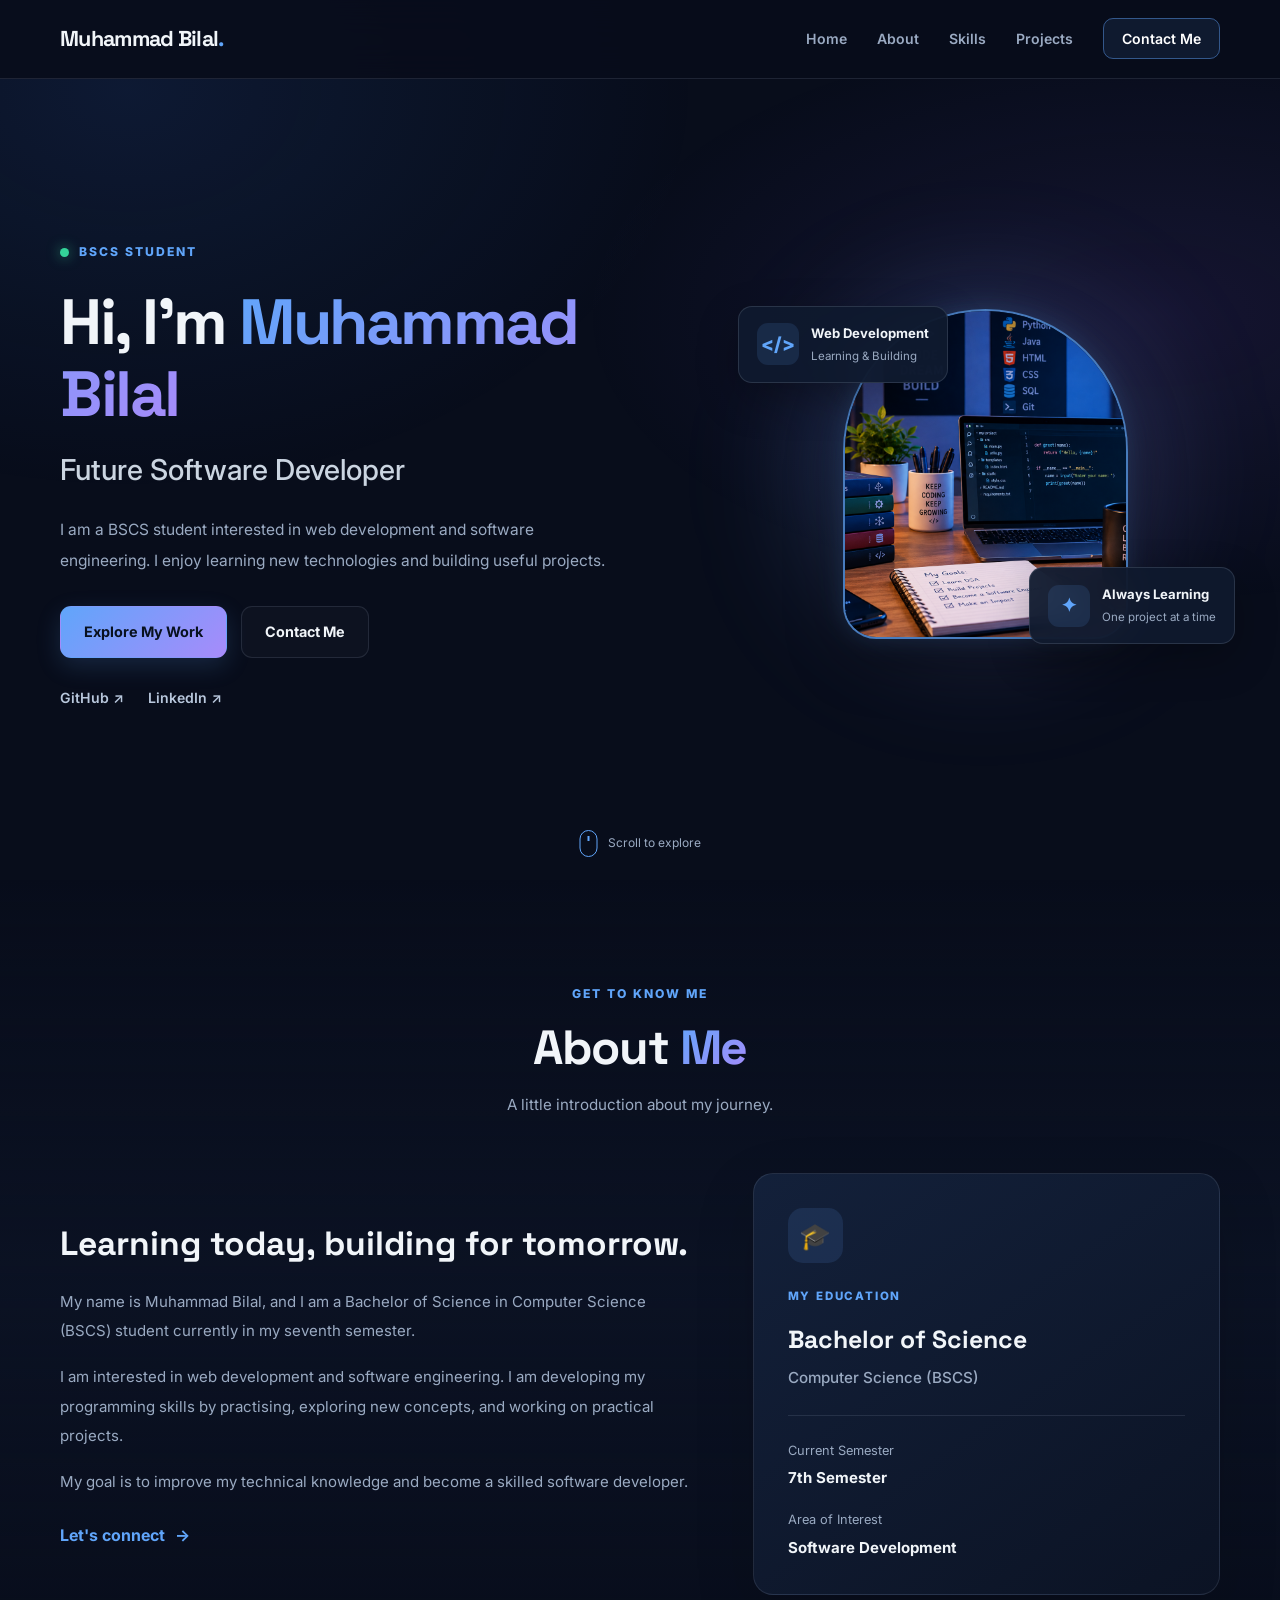
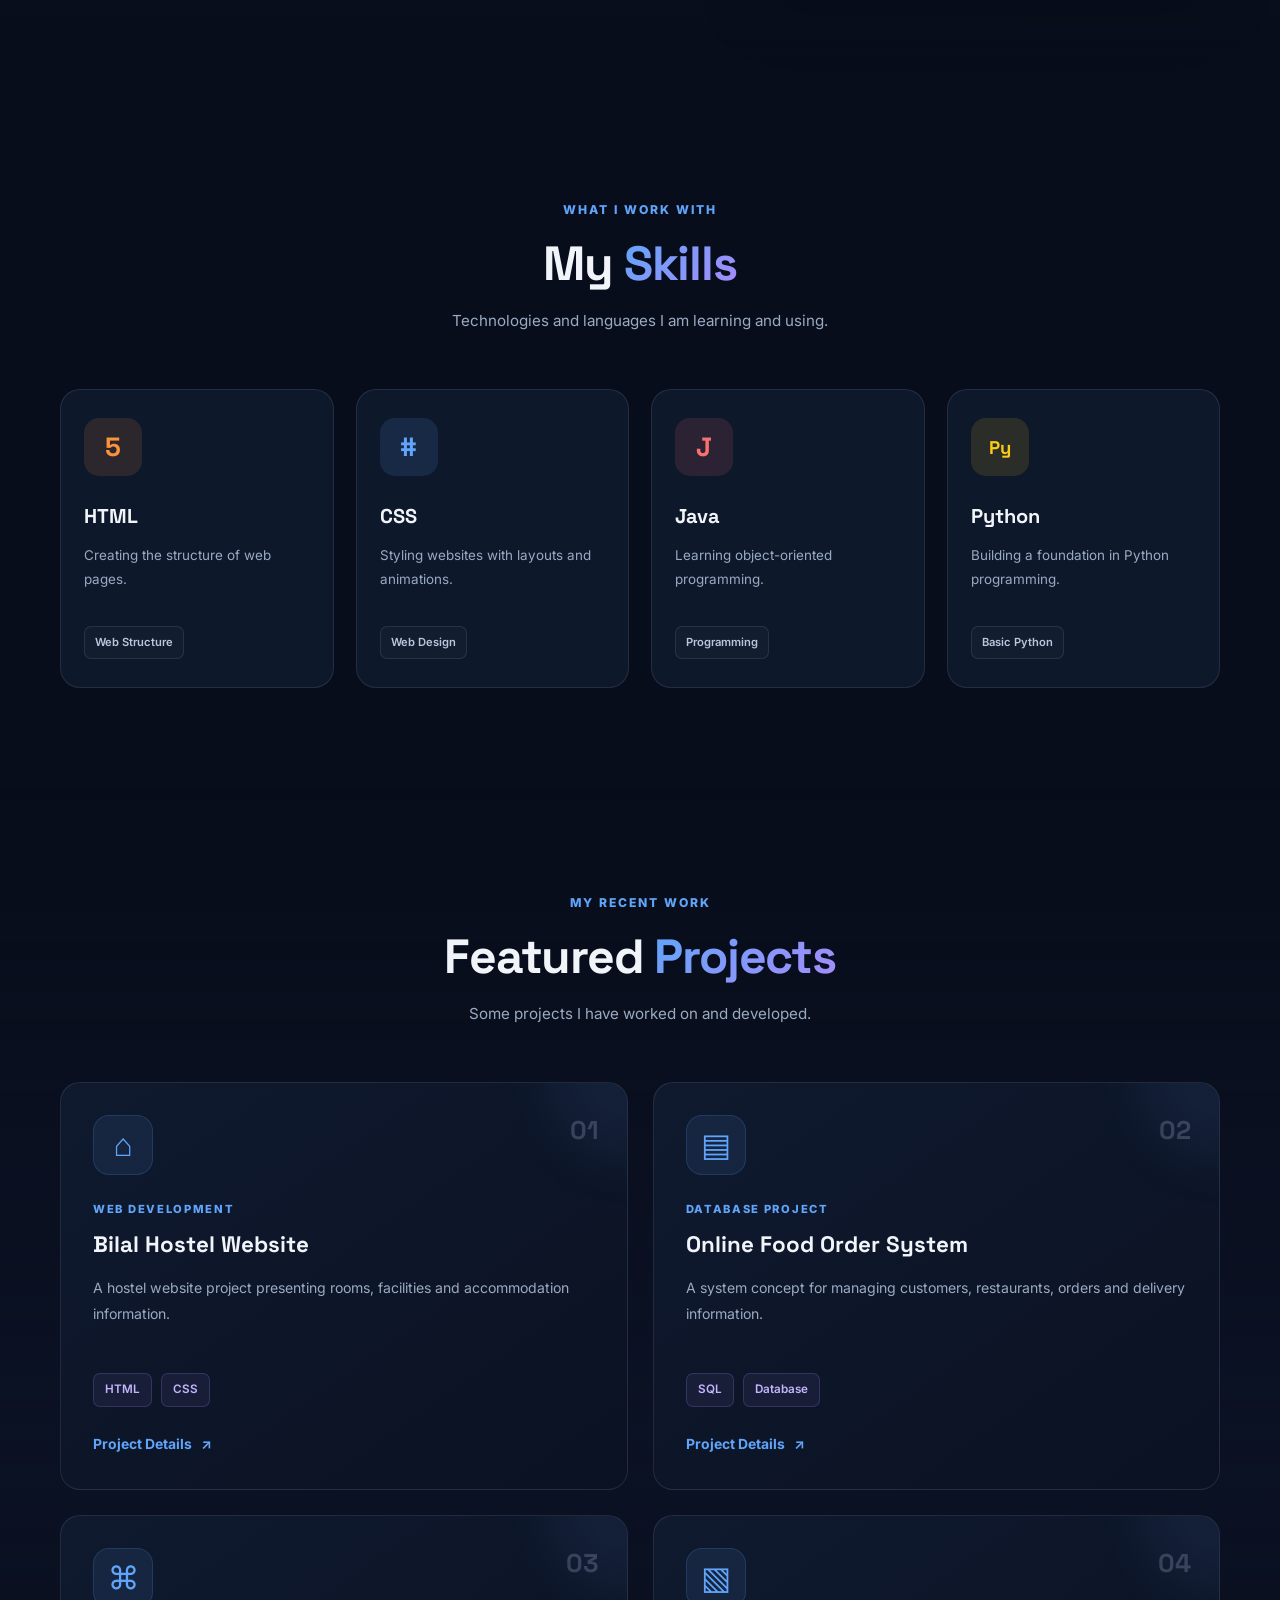
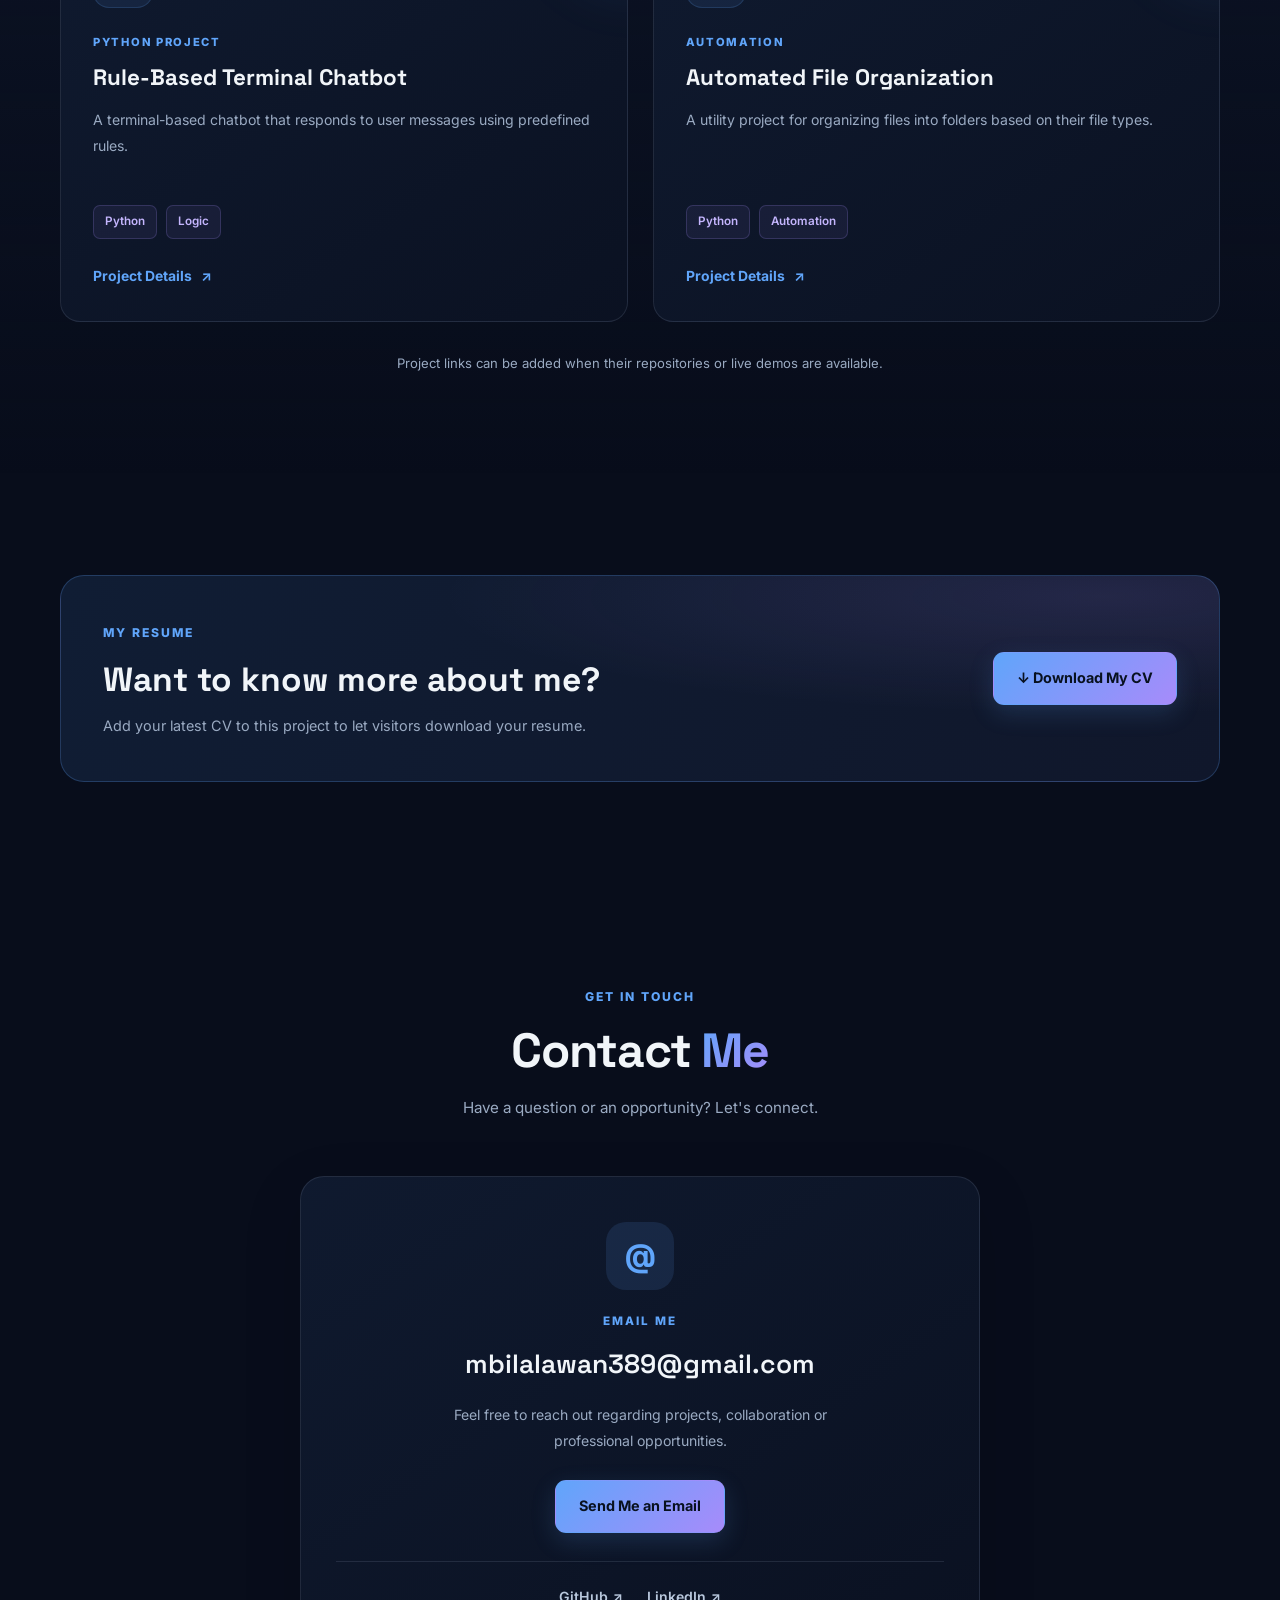
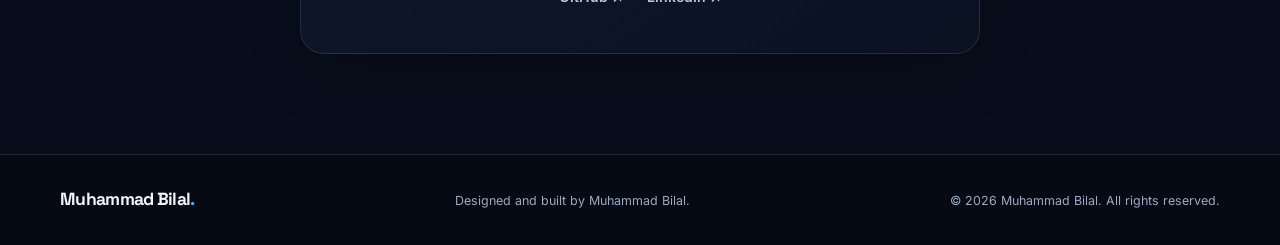
<file: index.html>
<!DOCTYPE html>
<html lang="en">
<head>
    <meta charset="UTF-8">
    <meta name="viewport" content="width=device-width, initial-scale=1.0">

    <meta name="description" content="Muhammad Bilal's personal portfolio showcasing web development skills, education and projects.">

    <title>Muhammad Bilal | Portfolio</title>

    <link rel="stylesheet" href="style.css">
</head>

<body>

    <!-- Navigation -->
    <header class="header">
        <nav class="navbar container">
            <a href="#home" class="logo">
                Muhammad Bilal<span>.</span>
            </a>

            <input type="checkbox" id="menu-toggle">
            <label for="menu-toggle" class="menu-icon"
                   aria-label="Toggle navigation menu">
                <span></span>
                <span></span>
                <span></span>
            </label>

            <ul class="nav-links">
                <li><a href="#home">Home</a></li>
                <li><a href="#about">About</a></li>
                <li><a href="#skills">Skills</a></li>
                <li><a href="#projects">Projects</a></li>
                <li><a href="#contact" class="nav-contact">Contact Me</a></li>
            </ul>
        </nav>
    </header>

    <main>

        <!-- Hero Section -->
        <section class="hero section" id="home">
            <div class="container hero-content">

                <div class="hero-text reveal">
                    <p class="eyebrow">
                        <span class="status-dot"></span>
                        BSCS STUDENT
                    </p>

                    <h1>
                        Hi, I'm <span>Muhammad Bilal</span>
                    </h1>

                    <h2>Future Software Developer</h2>

                    <p class="hero-description">
                        I am a BSCS student interested in web development
                        and software engineering. I enjoy learning new
                        technologies and building useful projects.
                    </p>

                    <div class="hero-buttons">
                        <a href="#projects" class="btn btn-primary">
                            Explore My Work
                        </a>

                        <a href="#contact" class="btn btn-outline">
                            Contact Me
                        </a>
                    </div>

                    <div class="social-links">
                        <a href="https://github.com/Muhammadbilal-CS"
                           target="_blank" rel="noopener noreferrer">
                            GitHub ↗
                        </a>

                        <a href="https://www.linkedin.com/in/muhammad-bilal-559ba5370"
                           target="_blank" rel="noopener noreferrer">
                            LinkedIn ↗
                        </a>
                    </div>
                </div>

                <div class="hero-visual reveal">
                    <div class="profile-glow"></div>

                    <img src="images.png"
                         alt="Muhammad Bilal"
                         class="profile-photo">

                    <div class="floating-card card-top">
                        <span class="mini-icon">&lt;/&gt;</span>
                        <div>
                            <strong>Web Development</strong>
                            <small>Learning & Building</small>
                        </div>
                    </div>

                    <div class="floating-card card-bottom">
                        <span class="mini-icon">✦</span>
                        <div>
                            <strong>Always Learning</strong>
                            <small>One project at a time</small>
                        </div>
                    </div>
                </div>

            </div>

            <a href="#about" class="scroll-indicator">
                <span></span>
                Scroll to explore
            </a>
        </section>

        <!-- About Section -->
        <section class="section about-section" id="about">
            <div class="container">

                <div class="section-heading reveal">
                    <p class="eyebrow">GET TO KNOW ME</p>
                    <h2>About <span>Me</span></h2>
                    <p>A little introduction about my journey.</p>
                </div>

                <div class="about-grid">
                    <div class="about-text reveal">
                        <h3>Learning today, building for tomorrow.</h3>

                        <p>
                            My name is Muhammad Bilal, and I am a Bachelor
                            of Science in Computer Science (BSCS) student
                            currently in my seventh semester.
                        </p>

                        <p>
                            I am interested in web development and software
                            engineering. I am developing my programming
                            skills by practising, exploring new concepts,
                            and working on practical projects.
                        </p>

                        <p>
                            My goal is to improve my technical knowledge
                            and become a skilled software developer.
                        </p>

                        <a href="#contact" class="text-link">
                            Let's connect <span>→</span>
                        </a>
                    </div>

                    <div class="education-card reveal">
                        <div class="education-icon">🎓</div>
                        <p class="card-label">MY EDUCATION</p>
                        <h3>Bachelor of Science</h3>
                        <h4>Computer Science (BSCS)</h4>
                        <div class="card-divider"></div>
                        <div class="education-detail">
                            <span>Current Semester</span>
                            <strong>7th Semester</strong>
                        </div>
                        <div class="education-detail">
                            <span>Area of Interest</span>
                            <strong>Software Development</strong>
                        </div>
                    </div>
                </div>

            </div>
        </section>

        <!-- Skills Section -->
        <section class="section skills-section" id="skills">
            <div class="container">

                <div class="section-heading reveal">
                    <p class="eyebrow">WHAT I WORK WITH</p>
                    <h2>My <span>Skills</span></h2>
                    <p>Technologies and languages I am learning and using.</p>
                </div>

                <div class="skills-grid">

                    <article class="skill-card reveal">
                        <div class="skill-icon html-icon">5</div>
                        <h3>HTML</h3>
                        <p>Creating the structure of web pages.</p>
                        <span class="skill-tag">Web Structure</span>
                    </article>

                    <article class="skill-card reveal">
                        <div class="skill-icon css-icon">#</div>
                        <h3>CSS</h3>
                        <p>Styling websites with layouts and animations.</p>
                        <span class="skill-tag">Web Design</span>
                    </article>

                    <article class="skill-card reveal">
                        <div class="skill-icon java-icon">J</div>
                        <h3>Java</h3>
                        <p>Learning object-oriented programming.</p>
                        <span class="skill-tag">Programming</span>
                    </article>

                    <article class="skill-card reveal">
                        <div class="skill-icon python-icon">Py</div>
                        <h3>Python</h3>
                        <p>Building a foundation in Python programming.</p>
                        <span class="skill-tag">Basic Python</span>
                    </article>

                </div>
            </div>
        </section>

        <!-- Projects Section -->
        <section class="section projects-section" id="projects">
            <div class="container">

                <div class="section-heading reveal">
                    <p class="eyebrow">MY RECENT WORK</p>
                    <h2>Featured <span>Projects</span></h2>
                    <p>Some projects I have worked on and developed.</p>
                </div>

                <div class="projects-grid">

                    <article class="project-card reveal">
                        <div class="project-number">01</div>
                        <div class="project-symbol">⌂</div>
                        <p class="project-category">WEB DEVELOPMENT</p>
                        <h3>Bilal Hostel Website</h3>
                        <p class="project-description">
                            A hostel website project presenting rooms,
                            facilities and accommodation information.
                        </p>
                        <div class="project-tags">
                            <span>HTML</span>
                            <span>CSS</span>
                        </div>
                        <!-- Add your live project URL when available -->
                        <a href="#contact" class="project-link">
                            Project Details <span>↗</span>
                        </a>
                    </article>

                    <article class="project-card reveal">
                        <div class="project-number">02</div>
                        <div class="project-symbol">▤</div>
                        <p class="project-category">DATABASE PROJECT</p>
                        <h3>Online Food Order System</h3>
                        <p class="project-description">
                            A system concept for managing customers,
                            restaurants, orders and delivery information.
                        </p>
                        <div class="project-tags">
                            <span>SQL</span>
                            <span>Database</span>
                        </div>
                        <a href="#contact" class="project-link">
                            Project Details <span>↗</span>
                        </a>
                    </article>

                    <article class="project-card reveal">
                        <div class="project-number">03</div>
                        <div class="project-symbol">⌘</div>
                        <p class="project-category">PYTHON PROJECT</p>
                        <h3>Rule-Based Terminal Chatbot</h3>
                        <p class="project-description">
                            A terminal-based chatbot that responds to
                            user messages using predefined rules.
                        </p>
                        <div class="project-tags">
                            <span>Python</span>
                            <span>Logic</span>
                        </div>
                        <a href="#contact" class="project-link">
                            Project Details <span>↗</span>
                        </a>
                    </article>

                    <article class="project-card reveal">
                        <div class="project-number">04</div>
                        <div class="project-symbol">▧</div>
                        <p class="project-category">AUTOMATION</p>
                        <h3>Automated File Organization</h3>
                        <p class="project-description">
                            A utility project for organizing files into
                            folders based on their file types.
                        </p>
                        <div class="project-tags">
                            <span>Python</span>
                            <span>Automation</span>
                        </div>
                        <a href="#contact" class="project-link">
                            Project Details <span>↗</span>
                        </a>
                    </article>

                </div>

                <p class="projects-note">
                    Project links can be added when their repositories
                    or live demos are available.
                </p>

            </div>
        </section>

        <!-- CV Section -->
        <section class="section cv-section">
            <div class="container">
                <div class="cv-card reveal">
                    <div>
                        <p class="eyebrow">MY RESUME</p>
                        <h2>Want to know more about me?</h2>
                        <p>
                            Add your latest CV to this project to let
                            visitors download your resume.
                        </p>
                    </div>

                    <a href="muhammad_bilal_resume.pdf"
                       class="btn btn-primary"
                       download>
                        ↓ Download My CV
                    </a>
                </div>
            </div>
        </section>

        <!-- Contact Section -->
        <section class="section contact-section" id="contact">
            <div class="container">

                <div class="section-heading reveal">
                    <p class="eyebrow">GET IN TOUCH</p>
                    <h2>Contact <span>Me</span></h2>
                    <p>Have a question or an opportunity? Let's connect.</p>
                </div>

                <div class="contact-card reveal">
                    <div class="contact-icon">@</div>
                    <p class="contact-label">EMAIL ME</p>
                    <a href="mailto:mbilalawan389@gmail.com"
                       class="contact-email">
                        mbilalawan389@gmail.com
                    </a>
                    <p class="contact-description">
                        Feel free to reach out regarding projects,
                        collaboration or professional opportunities.
                    </p>

                    <a href="mailto:mbilalawan389@gmail.com"
                       class="btn btn-primary">
                        Send Me an Email
                    </a>

                    <div class="contact-socials">
                        <a href="https://github.com/Muhammadbilal-CS"
                           target="_blank" rel="noopener noreferrer">
                            GitHub ↗
                        </a>

                        <a href="https://www.linkedin.com/in/muhammad-bilal-559ba5370"
                           target="_blank" rel="noopener noreferrer">
                            LinkedIn ↗
                        </a>
                    </div>
                </div>

            </div>
        </section>

    </main>

    <!-- Footer -->
    <footer class="footer">
        <div class="container footer-content">
            <a href="#home" class="logo">Muhammad Bilal<span>.</span></a>
            <p>Designed and built by Muhammad Bilal.</p>
            <p class="copyright">
                &copy; <span id="year">2026</span> Muhammad Bilal.
                All rights reserved.
            </p>
        </div>
    </footer>

</body>
</html>
</file>
<file: style.css>
/* =====================================================
   MUHAMMAD BILAL — PROFESSIONAL PORTFOLIO
   Theme: Midnight Navy, Electric Blue & Purple
===================================================== */

/* 1. GOOGLE FONTS */

@import url('https://fonts.googleapis.com/css2?family=Inter:wght@400;500;600;700;800&family=Space+Grotesk:wght@400;500;600;700&display=swap');


/* 2. ROOT VARIABLES */

:root {
    --bg: #080d1b;
    --bg-light: #0d1528;
    --card: #101b30;
    --card-hover: #142541;

    --primary: #60a5fa;
    --secondary: #a78bfa;
    --accent: #22d3ee;

    --text: #f1f5f9;
    --muted: #9aaac2;

    --border: rgba(148, 163, 184, 0.16);
    --gradient: linear-gradient(135deg, #60a5fa, #a78bfa);

    --container: 1160px;
    --radius: 20px;
    --transition: 0.3s ease;
}


/* 3. RESET & GENERAL STYLING */

* {
    margin: 0;
    padding: 0;
    box-sizing: border-box;
}

html {
    scroll-behavior: smooth;
    scroll-padding-top: 90px;
}

body {
    font-family: 'Inter', sans-serif;
    background: var(--bg);
    color: var(--text);
    line-height: 1.7;
    overflow-x: hidden;
}

body::before {
    content: "";
    position: fixed;
    inset: 0;
    z-index: -1;
    pointer-events: none;
    background:
        radial-gradient(
            ellipse at 10% 10%,
            rgba(59, 130, 246, 0.11),
            transparent 35%
        ),
        radial-gradient(
            ellipse at 90% 35%,
            rgba(139, 92, 246, 0.10),
            transparent 35%
        );
}

a {
    color: inherit;
    text-decoration: none;
}

ul {
    list-style: none;
}

img {
    display: block;
    max-width: 100%;
}

::selection {
    background: var(--primary);
    color: #08111f;
}

.container {
    width: min(var(--container), calc(100% - 48px));
    margin-inline: auto;
}

.section {
    position: relative;
    padding: 100px 0;
}

section[id] {
    scroll-margin-top: 85px;
}


/* 4. NAVIGATION BAR */

.header {
    position: sticky;
    top: 0;
    z-index: 1000;
    background: rgba(8, 13, 27, 0.90);
    backdrop-filter: blur(18px);
    -webkit-backdrop-filter: blur(18px);
    border-bottom: 1px solid var(--border);
}

.navbar {
    min-height: 78px;
    display: flex;
    align-items: center;
    justify-content: space-between;
    gap: 24px;
}

.logo {
    font-family: 'Space Grotesk', sans-serif;
    font-size: 1.35rem;
    font-weight: 700;
    letter-spacing: -0.7px;
    white-space: nowrap;
}

.logo span {
    color: var(--primary);
}

.nav-links {
    display: flex;
    align-items: center;
    gap: 30px;
}

.nav-links a {
    position: relative;
    color: var(--muted);
    font-size: 0.88rem;
    font-weight: 600;
    transition: color var(--transition);
}

.nav-links a:not(.nav-contact)::after {
    content: "";
    position: absolute;
    left: 0;
    bottom: -7px;
    width: 0;
    height: 2px;
    border-radius: 5px;
    background: var(--gradient);
    transition: width var(--transition);
}

.nav-links a:hover {
    color: var(--text);
}

.nav-links a:not(.nav-contact):hover::after {
    width: 100%;
}

.nav-links .nav-contact {
    padding: 11px 18px;
    border: 1px solid rgba(96, 165, 250, 0.45);
    border-radius: 10px;
    color: white;
    background: rgba(96, 165, 250, 0.09);
    transition: all var(--transition);
}

.nav-links .nav-contact:hover {
    background: var(--primary);
    color: #08111f;
    box-shadow: 0 0 22px rgba(96, 165, 250, 0.22);
}

#menu-toggle {
    display: none;
}

.menu-icon {
    display: none;
}


/* 5. BUTTONS */

.btn {
    min-height: 48px;
    display: inline-flex;
    align-items: center;
    justify-content: center;
    gap: 9px;
    padding: 13px 23px;
    border: 1px solid transparent;
    border-radius: 11px;
    font-size: 0.9rem;
    font-weight: 700;
    cursor: pointer;
    transition:
        transform var(--transition),
        box-shadow var(--transition),
        background var(--transition);
}

.btn:hover {
    transform: translateY(-3px);
}

.btn-primary {
    color: #08111f;
    background: var(--gradient);
    box-shadow: 0 8px 25px rgba(96, 165, 250, 0.17);
}

.btn-primary:hover {
    box-shadow: 0 12px 32px rgba(96, 165, 250, 0.32);
}

.btn-outline {
    color: var(--text);
    border-color: var(--border);
    background: rgba(255, 255, 255, 0.025);
}

.btn-outline:hover {
    border-color: var(--primary);
    background: rgba(96, 165, 250, 0.08);
}


/* 6. HERO SECTION */

.hero {
    min-height: min(800px, calc(100svh - 78px));
    display: flex;
    align-items: center;
    padding: 85px 0 95px;
    overflow: hidden;
}

.hero-content {
    display: grid;
    grid-template-columns: 1.15fr 0.85fr;
    align-items: center;
    gap: 55px;
}

.hero-text {
    position: relative;
    z-index: 2;
}

.eyebrow {
    display: inline-flex;
    align-items: center;
    gap: 10px;
    color: var(--primary);
    font-size: 0.76rem;
    font-weight: 800;
    letter-spacing: 2px;
    text-transform: uppercase;
}

.status-dot {
    width: 9px;
    height: 9px;
    border-radius: 50%;
    background: #34d399;
    box-shadow: 0 0 13px rgba(52, 211, 153, 0.65);
    animation: pulse 2s infinite;
}

.hero h1 {
    margin-top: 22px;
    font-family: 'Space Grotesk', sans-serif;
    font-size: clamp(2.6rem, 5vw, 4.5rem);
    line-height: 1.12;
    letter-spacing: -2.5px;
    font-weight: 700;
}

.hero h1 span,
.section-heading h2 span {
    background: var(--gradient);
    -webkit-background-clip: text;
    background-clip: text;
    color: transparent;
}

.hero h2 {
    margin-top: 16px;
    color: #cbd5e1;
    font-size: clamp(1.2rem, 2.5vw, 1.8rem);
    font-weight: 500;
}

.hero-description {
    max-width: 550px;
    margin-top: 20px;
    color: var(--muted);
    font-size: 0.97rem;
    line-height: 1.95;
}

.hero-buttons {
    display: flex;
    flex-wrap: wrap;
    gap: 14px;
    margin-top: 30px;
}

.social-links,
.contact-socials {
    display: flex;
    flex-wrap: wrap;
    gap: 24px;
    margin-top: 28px;
}

.social-links a,
.contact-socials a {
    color: #b8c7dc;
    font-size: 0.88rem;
    font-weight: 600;
    transition: color var(--transition);
}

.social-links a:hover,
.contact-socials a:hover {
    color: var(--accent);
}


/* 7. PROFILE PHOTO & HERO ANIMATIONS */

.hero-visual {
    min-height: 420px;
    position: relative;
    display: flex;
    align-items: center;
    justify-content: center;
    isolation: isolate;
    animation: revealUp 0.9s ease both;
}

.profile-glow {
    position: absolute;
    width: 320px;
    height: 320px;
    border-radius: 50%;
    background: linear-gradient(
        135deg,
        rgba(96, 165, 250, 0.34),
        rgba(167, 139, 250, 0.23)
    );
    filter: blur(65px);
    z-index: -1;
    animation: glow 6s ease-in-out infinite alternate;
}

/* Your real image: images/profile.jpg */

.profile-photo {
    width: 285px;
    height: 330px;
    display: block;
    position: relative;
    z-index: 1;

    object-fit: cover;
    object-position: center;

    border: 2px solid rgba(96, 165, 250, 0.7);
    border-radius: 150px 150px 35px 35px;

    background: var(--card);

    box-shadow:
        0 0 25px rgba(96, 165, 250, 0.18),
        0 20px 55px rgba(0, 0, 0, 0.4);

    transition:
        transform 0.4s ease,
        box-shadow 0.4s ease,
        border-color 0.4s ease;

    animation: profileEntrance 1s ease both;
}

.profile-photo:hover {
    transform: translateY(-7px) scale(1.02);
    border-color: var(--secondary);

    box-shadow:
        0 0 35px rgba(96, 165, 250, 0.3),
        0 20px 60px rgba(167, 139, 250, 0.2);
}

.floating-card {
    position: absolute;
    z-index: 2;
    display: flex;
    align-items: center;
    gap: 12px;
    padding: 15px 18px;
    border: 1px solid rgba(148, 163, 184, 0.2);
    border-radius: 14px;
    background: rgba(15, 26, 46, 0.94);
    backdrop-filter: blur(15px);
    box-shadow: 0 15px 40px rgba(0, 0, 0, 0.25);
    animation: float 5s ease-in-out infinite;
}

.card-top {
    top: 42px;
    left: -12px;
}

.card-bottom {
    right: -15px;
    bottom: 40px;
    animation-delay: -2.5s;
}

.mini-icon {
    width: 42px;
    height: 42px;
    display: grid;
    place-items: center;
    flex-shrink: 0;
    border-radius: 11px;
    color: var(--primary);
    background: rgba(96, 165, 250, 0.13);
    font-size: 1.2rem;
    font-weight: 800;
}

.floating-card strong {
    display: block;
    font-size: 0.82rem;
}

.floating-card small {
    display: block;
    margin-top: 3px;
    color: var(--muted);
    font-size: 0.72rem;
}

.scroll-indicator {
    position: absolute;
    bottom: 22px;
    left: 50%;
    transform: translateX(-50%);
    display: flex;
    align-items: center;
    gap: 10px;
    color: var(--muted);
    font-size: 0.75rem;
}

.scroll-indicator span {
    width: 18px;
    height: 27px;
    position: relative;
    border: 1px solid var(--primary);
    border-radius: 12px;
}

.scroll-indicator span::after {
    content: "";
    position: absolute;
    top: 5px;
    left: 7px;
    width: 2px;
    height: 5px;
    background: var(--primary);
    animation: scroll 1.5s infinite;
}


/* 8. SECTION HEADINGS */

.section-heading {
    max-width: 650px;
    margin: 0 auto 55px;
    text-align: center;
}

.section-heading h2 {
    margin-top: 12px;
    font-family: 'Space Grotesk', sans-serif;
    font-size: clamp(2rem, 4vw, 3rem);
    line-height: 1.25;
    letter-spacing: -1.2px;
}

.section-heading > p:last-child {
    margin-top: 14px;
    color: var(--muted);
    font-size: 0.95rem;
}


/* 9. ABOUT SECTION */

.about-section {
    background: linear-gradient(
        180deg,
        transparent,
        rgba(13, 21, 40, 0.65),
        transparent
    );
}

.about-grid {
    display: grid;
    grid-template-columns: 1.15fr 0.85fr;
    align-items: center;
    gap: 60px;
}

.about-text h3 {
    margin-bottom: 20px;
    font-family: 'Space Grotesk', sans-serif;
    font-size: clamp(1.5rem, 3vw, 2.1rem);
    line-height: 1.4;
}

.about-text p {
    margin-bottom: 17px;
    color: var(--muted);
    font-size: 0.94rem;
    line-height: 1.95;
}

.text-link {
    display: inline-flex;
    align-items: center;
    gap: 10px;
    margin-top: 8px;
    color: var(--primary);
    font-weight: 700;
    transition: gap var(--transition);
}

.text-link:hover {
    gap: 16px;
}

.education-card {
    padding: 34px;
    border: 1px solid var(--border);
    border-radius: var(--radius);
    background: linear-gradient(
        145deg,
        rgba(20, 34, 60, 0.95),
        rgba(12, 20, 37, 0.95)
    );
    box-shadow: 0 20px 60px rgba(0, 0, 0, 0.15);
    transition: transform var(--transition), border-color var(--transition);
}

.education-card:hover {
    transform: translateY(-6px);
    border-color: rgba(96, 165, 250, 0.45);
}

.education-icon {
    width: 55px;
    height: 55px;
    display: grid;
    place-items: center;
    margin-bottom: 24px;
    border-radius: 15px;
    background: rgba(96, 165, 250, 0.12);
    font-size: 1.6rem;
}

.card-label {
    color: var(--primary);
    font-size: 0.72rem;
    font-weight: 800;
    letter-spacing: 1.8px;
}

.education-card h3 {
    margin-top: 12px;
    font-family: 'Space Grotesk', sans-serif;
    font-size: 1.55rem;
}

.education-card h4 {
    margin-top: 4px;
    color: var(--muted);
    font-size: 0.95rem;
    font-weight: 500;
}

.card-divider {
    height: 1px;
    margin: 24px 0;
    background: var(--border);
}

.education-detail {
    display: flex;
    flex-direction: column;
    gap: 4px;
    margin-top: 18px;
}

.education-detail span {
    color: var(--muted);
    font-size: 0.8rem;
}

.education-detail strong {
    font-size: 0.94rem;
}


/* 10. SKILLS SECTION */

.skills-grid {
    display: grid;
    grid-template-columns: repeat(4, minmax(0, 1fr));
    gap: 22px;
}

.skill-card {
    position: relative;
    overflow: hidden;
    padding: 28px 23px;
    border: 1px solid var(--border);
    border-radius: var(--radius);
    background: rgba(16, 27, 48, 0.82);
    transition:
        transform var(--transition),
        border-color var(--transition),
        background var(--transition);
}

.skill-card::before {
    content: "";
    position: absolute;
    top: 0;
    left: 0;
    width: 100%;
    height: 3px;
    background: var(--gradient);
    transform: scaleX(0);
    transform-origin: left;
    transition: transform 0.4s ease;
}

.skill-card:hover {
    transform: translateY(-8px);
    border-color: rgba(96, 165, 250, 0.4);
    background: var(--card-hover);
}

.skill-card:hover::before {
    transform: scaleX(1);
}

.skill-icon {
    width: 58px;
    height: 58px;
    display: grid;
    place-items: center;
    margin-bottom: 23px;
    border-radius: 15px;
    font-family: 'Space Grotesk', sans-serif;
    font-size: 1.65rem;
    font-weight: 800;
    transition: transform var(--transition);
}

.skill-card:hover .skill-icon {
    transform: scale(1.08) rotate(-4deg);
}

.html-icon {
    color: #fb923c;
    background: rgba(251, 146, 60, 0.12);
}

.css-icon {
    color: #60a5fa;
    background: rgba(96, 165, 250, 0.12);
}

.java-icon {
    color: #f87171;
    background: rgba(248, 113, 113, 0.12);
}

.python-icon {
    color: #facc15;
    background: rgba(250, 204, 21, 0.12);
    font-size: 1.15rem;
}

.skill-card h3 {
    font-family: 'Space Grotesk', sans-serif;
    font-size: 1.25rem;
}

.skill-card p {
    min-height: 65px;
    margin-top: 10px;
    color: var(--muted);
    font-size: 0.84rem;
    line-height: 1.8;
}

.skill-tag {
    display: inline-block;
    margin-top: 18px;
    padding: 6px 10px;
    border: 1px solid var(--border);
    border-radius: 7px;
    color: #b8c7dc;
    background: rgba(255, 255, 255, 0.025);
    font-size: 0.7rem;
    font-weight: 600;
}


/* 11. PROJECTS SECTION */

.projects-section {
    background: linear-gradient(
        180deg,
        transparent,
        rgba(13, 21, 40, 0.65),
        transparent
    );
}

.projects-grid {
    display: grid;
    grid-template-columns: repeat(2, minmax(0, 1fr));
    gap: 25px;
}

.project-card {
    position: relative;
    overflow: hidden;
    padding: 32px;
    border: 1px solid var(--border);
    border-radius: var(--radius);
    background: linear-gradient(
        145deg,
        rgba(16, 27, 48, 0.96),
        rgba(11, 18, 34, 0.96)
    );
    transition:
        transform var(--transition),
        border-color var(--transition),
        box-shadow var(--transition);
}

.project-card::after {
    content: "";
    position: absolute;
    top: -90px;
    right: -90px;
    width: 170px;
    height: 170px;
    border-radius: 50%;
    background: rgba(96, 165, 250, 0.07);
    filter: blur(25px);
    transition: background var(--transition);
    pointer-events: none;
}

.project-card:hover {
    transform: translateY(-7px);
    border-color: rgba(96, 165, 250, 0.4);
    box-shadow: 0 20px 45px rgba(0, 0, 0, 0.2);
}

.project-card:hover::after {
    background: rgba(167, 139, 250, 0.15);
}

.project-number {
    position: absolute;
    top: 26px;
    right: 28px;
    color: rgba(148, 163, 184, 0.3);
    font-family: 'Space Grotesk', sans-serif;
    font-size: 1.6rem;
    font-weight: 700;
}

.project-symbol {
    width: 60px;
    height: 60px;
    display: grid;
    place-items: center;
    margin-bottom: 25px;
    border: 1px solid rgba(96, 165, 250, 0.17);
    border-radius: 16px;
    color: var(--primary);
    background: rgba(96, 165, 250, 0.09);
    font-size: 2rem;
    transition: transform var(--transition);
}

.project-card:hover .project-symbol {
    transform: translateY(-3px) rotate(-5deg);
}

.project-category {
    color: var(--primary);
    font-size: 0.7rem;
    font-weight: 800;
    letter-spacing: 1.7px;
}

.project-card h3 {
    margin-top: 10px;
    font-family: 'Space Grotesk', sans-serif;
    font-size: 1.4rem;
    line-height: 1.45;
}

.project-description {
    min-height: 78px;
    margin-top: 13px;
    color: var(--muted);
    font-size: 0.88rem;
    line-height: 1.85;
}

.project-tags {
    display: flex;
    flex-wrap: wrap;
    gap: 9px;
    margin-top: 20px;
}

.project-tags span {
    padding: 6px 11px;
    border: 1px solid rgba(167, 139, 250, 0.2);
    border-radius: 7px;
    color: #c4b5fd;
    background: rgba(167, 139, 250, 0.07);
    font-size: 0.73rem;
    font-weight: 600;
}

.project-link {
    display: inline-flex;
    align-items: center;
    gap: 9px;
    margin-top: 26px;
    color: var(--primary);
    font-size: 0.87rem;
    font-weight: 700;
    transition: gap var(--transition), color var(--transition);
}

.project-link:hover {
    gap: 15px;
    color: var(--accent);
}

.projects-note {
    margin-top: 30px;
    color: var(--muted);
    text-align: center;
    font-size: 0.82rem;
}


/* 12. CV / RESUME SECTION */

.cv-card {
    display: flex;
    align-items: center;
    justify-content: space-between;
    gap: 35px;
    padding: 42px;
    border: 1px solid rgba(96, 165, 250, 0.24);
    border-radius: 24px;
    background:
        radial-gradient(
            ellipse at 90% 10%,
            rgba(167, 139, 250, 0.13),
            transparent 45%
        ),
        linear-gradient(120deg, #101d34, #10172b);
}

.cv-card h2 {
    margin-top: 12px;
    font-family: 'Space Grotesk', sans-serif;
    font-size: clamp(1.5rem, 3vw, 2.1rem);
    line-height: 1.35;
}

.cv-card > div > p:last-child {
    max-width: 550px;
    margin-top: 12px;
    color: var(--muted);
    font-size: 0.9rem;
}

.cv-card .btn {
    flex-shrink: 0;
}


/* 13. CONTACT SECTION */

.contact-card {
    max-width: 680px;
    margin: 0 auto;
    padding: 45px 35px;
    border: 1px solid var(--border);
    border-radius: 24px;
    background: linear-gradient(
        145deg,
        rgba(16, 27, 48, 0.95),
        rgba(11, 18, 34, 0.95)
    );
    text-align: center;
    box-shadow: 0 20px 60px rgba(0, 0, 0, 0.13);
    transition: border-color var(--transition);
}

.contact-card:hover {
    border-color: rgba(96, 165, 250, 0.35);
}

.contact-icon {
    width: 68px;
    height: 68px;
    display: grid;
    place-items: center;
    margin: 0 auto 22px;
    border-radius: 20px;
    background: rgba(96, 165, 250, 0.12);
    color: var(--primary);
    font-family: 'Space Grotesk', sans-serif;
    font-size: 2rem;
    font-weight: 700;
}

.contact-label {
    color: var(--primary);
    font-size: 0.73rem;
    font-weight: 800;
    letter-spacing: 2px;
}

.contact-email {
    display: inline-block;
    max-width: 100%;
    margin-top: 10px;
    overflow-wrap: anywhere;
    font-family: 'Space Grotesk', sans-serif;
    font-size: clamp(1.1rem, 3vw, 1.65rem);
    font-weight: 600;
    transition: color var(--transition);
}

.contact-email:hover {
    color: var(--primary);
}

.contact-description {
    max-width: 450px;
    margin: 15px auto 25px;
    color: var(--muted);
    font-size: 0.88rem;
    line-height: 1.9;
}

.contact-socials {
    justify-content: center;
    padding-top: 23px;
    border-top: 1px solid var(--border);
}


/* 14. FOOTER */

.footer {
    padding: 30px 0;
    border-top: 1px solid var(--border);
    background: rgba(6, 10, 21, 0.8);
}

.footer-content {
    display: flex;
    align-items: center;
    justify-content: space-between;
    flex-wrap: wrap;
    gap: 18px;
}

.footer .logo {
    font-size: 1.1rem;
}

.footer-content p {
    color: var(--muted);
    font-size: 0.78rem;
}


/* 15. ANIMATIONS */

.reveal {
    animation: revealUp 0.8s ease both;
}

.hero-text {
    animation: revealUp 0.8s ease 0.1s both;
}

@keyframes revealUp {
    from {
        opacity: 0;
        transform: translateY(25px);
    }

    to {
        opacity: 1;
        transform: translateY(0);
    }
}

@keyframes profileEntrance {
    from {
        opacity: 0;
        transform: translateY(20px);
    }

    to {
        opacity: 1;
        transform: translateY(0);
    }
}

@keyframes float {
    0%, 100% {
        transform: translateY(0);
    }

    50% {
        transform: translateY(-12px);
    }
}

@keyframes pulse {
    0%, 100% {
        box-shadow: 0 0 0 0 rgba(52, 211, 153, 0.45);
    }

    50% {
        box-shadow: 0 0 0 7px rgba(52, 211, 153, 0);
    }
}

@keyframes glow {
    from {
        transform: scale(0.95);
        opacity: 0.7;
    }

    to {
        transform: scale(1.08);
        opacity: 1;
    }
}

@keyframes scroll {
    0% {
        opacity: 0;
        transform: translateY(0);
    }

    40% {
        opacity: 1;
    }

    100% {
        opacity: 0;
        transform: translateY(9px);
    }
}


/* 16. TABLET RESPONSIVE DESIGN */

@media (max-width: 1000px) {
    .nav-links {
        gap: 18px;
    }

    .hero-content {
        gap: 30px;
    }

    .hero h1 {
        font-size: clamp(2.5rem, 5.5vw, 3.7rem);
    }

    .profile-photo {
        width: 245px;
        height: 295px;
    }

    .profile-glow {
        width: 280px;
        height: 280px;
    }

    .card-top {
        left: -5px;
    }

    .card-bottom {
        right: -5px;
    }

    .about-grid {
        gap: 35px;
    }

    .skills-grid {
        grid-template-columns: repeat(2, minmax(0, 1fr));
    }

    .skill-card p {
        min-height: auto;
    }
}


/* 17. MOBILE NAVIGATION & LAYOUT */

@media (max-width: 760px) {
    .container {
        width: calc(100% - 36px);
    }

    .section {
        padding: 75px 0;
    }

    .navbar {
        min-height: 70px;
    }

    .logo {
        font-size: 1.15rem;
    }

    .menu-icon {
        width: 42px;
        height: 42px;
        display: flex;
        flex-direction: column;
        justify-content: center;
        align-items: center;
        gap: 6px;
        border: 1px solid var(--border);
        border-radius: 10px;
        cursor: pointer;
    }

    .menu-icon span {
        width: 19px;
        height: 2px;
        border-radius: 3px;
        background: var(--text);
        transition: transform var(--transition), opacity var(--transition);
    }

    .nav-links {
        position: absolute;
        top: calc(100% + 1px);
        left: 0;
        right: 0;

        display: flex;
        flex-direction: column;
        align-items: stretch;
        gap: 0;

        padding: 8px 20px 20px;
        border-bottom: 1px solid var(--border);

        background: rgba(8, 13, 27, 0.98);
        backdrop-filter: blur(18px);

        visibility: hidden;
        opacity: 0;
        transform: translateY(-10px);
        pointer-events: none;

        transition:
            opacity var(--transition),
            transform var(--transition),
            visibility var(--transition);
    }

    .nav-links li {
        width: 100%;
    }

    .nav-links a {
        display: block;
        padding: 13px 10px;
    }

    .nav-links a:not(.nav-contact)::after {
        display: none;
    }

    .nav-links .nav-contact {
        margin-top: 7px;
        text-align: center;
    }

    #menu-toggle:checked ~ .nav-links {
        visibility: visible;
        opacity: 1;
        transform: translateY(0);
        pointer-events: auto;
    }

    #menu-toggle:checked + .menu-icon span:nth-child(1) {
        transform: translateY(8px) rotate(45deg);
    }

    #menu-toggle:checked + .menu-icon span:nth-child(2) {
        opacity: 0;
    }

    #menu-toggle:checked + .menu-icon span:nth-child(3) {
        transform: translateY(-8px) rotate(-45deg);
    }

    #menu-toggle:focus-visible + .menu-icon {
        outline: 2px solid var(--primary);
        outline-offset: 4px;
    }

    .hero {
        min-height: auto;
        padding: 65px 0 75px;
    }

    .hero-content {
        grid-template-columns: 1fr;
        gap: 35px;
    }

    .hero-text {
        text-align: center;
    }

    .hero h1 {
        font-size: clamp(2.4rem, 9vw, 3.6rem);
        letter-spacing: -1.5px;
    }

    .hero-description {
        margin-inline: auto;
    }

    .hero-buttons,
    .social-links {
        justify-content: center;
    }

    .hero-visual {
        min-height: 370px;
        margin-top: 5px;
    }

    .profile-photo {
        width: 245px;
        height: 285px;
        margin: 0 auto;
    }

    .profile-glow {
        width: 250px;
        height: 250px;
    }

    .card-top {
        top: 25px;
        left: 0;
    }

    .card-bottom {
        right: 0;
        bottom: 20px;
    }

    .scroll-indicator {
        display: none;
    }

    .section-heading {
        margin-bottom: 38px;
    }

    .about-grid {
        grid-template-columns: 1fr;
        gap: 32px;
    }

    .projects-grid {
        grid-template-columns: 1fr;
    }

    .project-description {
        min-height: auto;
    }

    .cv-card {
        flex-direction: column;
        align-items: flex-start;
        padding: 30px;
        gap: 25px;
    }

    .footer-content {
        flex-direction: column;
        text-align: center;
        gap: 12px;
    }
}


/* 18. SMALL MOBILE SCREENS */

@media (max-width: 420px) {
    .container {
        width: calc(100% - 28px);
    }

    .hero h1 {
        font-size: 2.35rem;
    }

    .hero h2 {
        font-size: 1.15rem;
    }

    .hero-buttons {
        flex-direction: column;
    }

    .hero-buttons .btn {
        width: 100%;
    }

    .hero-visual {
        min-height: 330px;
    }

    .profile-photo {
        width: 210px;
        height: 250px;
    }

    .profile-glow {
        width: 210px;
        height: 210px;
    }

    .floating-card {
        gap: 8px;
        padding: 11px;
    }

    .floating-card strong {
        font-size: 0.72rem;
    }

    .floating-card small {
        font-size: 0.65rem;
    }

    .mini-icon {
        width: 34px;
        height: 34px;
    }

    .card-top {
        left: -3px;
    }

    .card-bottom {
        right: -3px;
    }

    .skills-grid {
        gap: 13px;
    }

    .skill-card {
        padding: 20px 15px;
    }

    .skill-card h3 {
        font-size: 1.1rem;
    }

    .project-card {
        padding: 24px;
    }

    .education-card,
    .contact-card {
        padding: 27px 20px;
    }

    .cv-card {
        padding: 25px 20px;
    }

    .cv-card .btn {
        width: 100%;
    }
}


/* 19. KEYBOARD ACCESSIBILITY */

a:focus-visible {
    outline: 2px solid var(--primary);
    outline-offset: 5px;
}


/* 20. REDUCED MOTION ACCESSIBILITY */

@media (prefers-reduced-motion: reduce) {
    *,
    *::before,
    *::after {
        scroll-behavior: auto !important;
        animation-duration: 0.01ms !important;
        animation-iteration-count: 1 !important;
        transition-duration: 0.01ms !important;
    }
}
</file>
